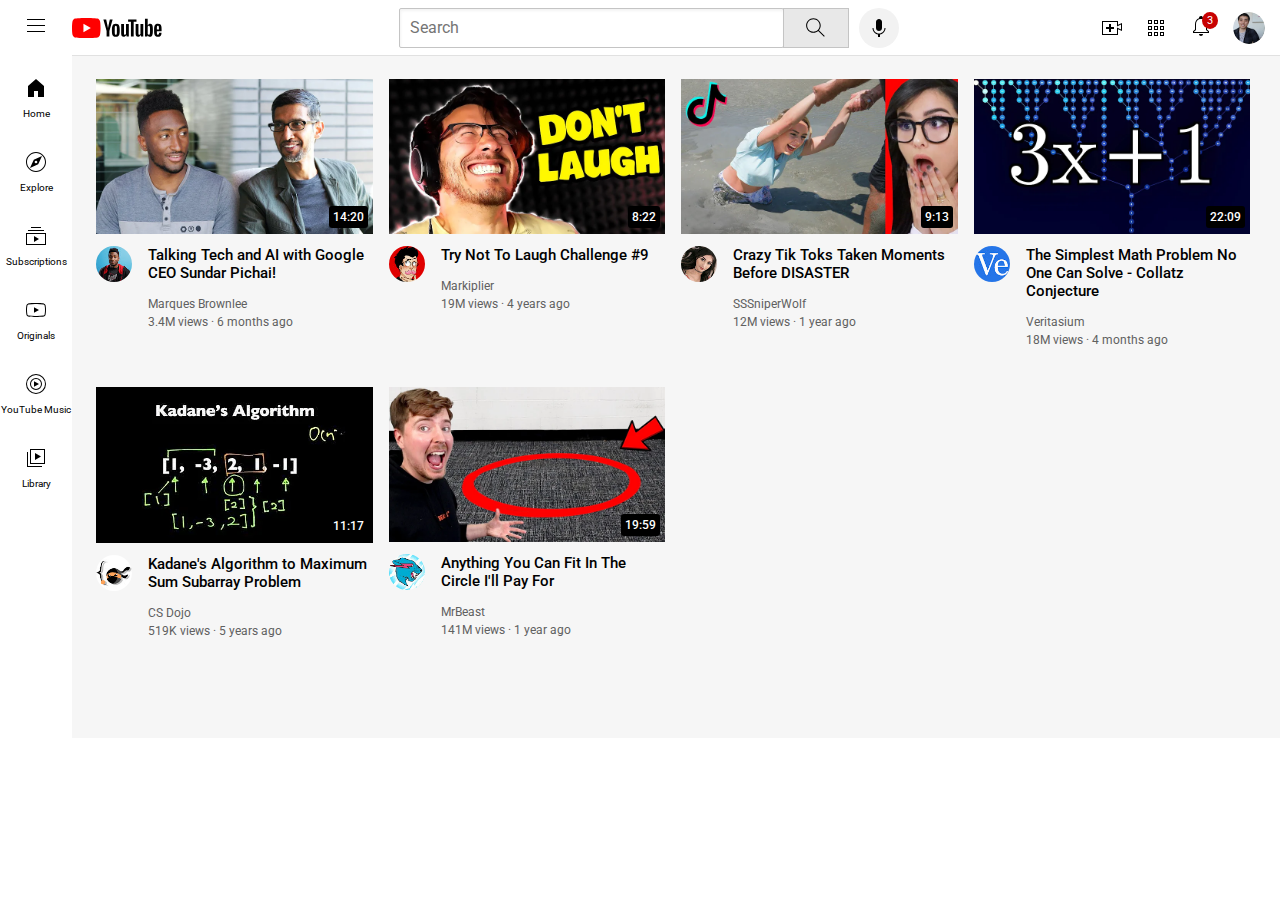
<file: index.html>
<!DOCTYPE html>
<html lang="en">
<head>
    <meta charset="UTF-8">
    <meta name="viewport" content="width=device-width, initial-scale=1.0">
    <title>YouTube Clone</title>
    <link rel="stylesheet" href="styles/video.css">
    <link rel="stylesheet" href="styles/header.css">
    <link rel="stylesheet" href="styles/general.css">
    <link rel="stylesheet" href="styles/sidebar.css">
</head>
<body>
    <header class="header">
        <div class="header-left-section">
            <img class="hamburger-menu" src="icons/hamburger-menu.svg">
            <img class="youtube-logo" src="icons/youtube-logo.svg">
        </div>
        <div class="header-middle-section">
            <input class="search-bar" type="text" placeholder="Search">
            <button class="search-button">
                <img class="search-button-icon" src="icons/search.svg">
                <div class="tooltip">Search</div>
            </button>
            <button class="voice-search-button">
                <img class="voice-search-button-icon" src="icons/voice-search-icon.svg">
                <div class="tooltip">Search with your voice</div>
            </button>
        </div>
        <div class="header-right-section">
            <img class="upload-icon" src="icons/upload.svg">
            <img class="youtube-apps-icon" src="icons/youtube-apps.svg">
            <div class="notifications-icon-container">
                <img class="notifications-icon" src="icons/notifications.svg">
                <div class="notifications-count">3</div>
            </div>
            <img class="my-channel-icon" src="profiles/my-channel.jpeg">
        </div>
    </header>
    
    <nav class="sidebar">
        <div class="sidebar-link">
            <img src="icons/home.svg">
            <div>Home</div>
        </div>
        <div class="sidebar-link">
            <img src="icons/explore.svg">
            <div>Explore</div>
        </div>
        <div class="sidebar-link">
            <img src="icons/subscriptions.svg">
            <div>Subscriptions</div>
        </div>
        <div class="sidebar-link">
            <img src="icons/originals.svg">
            <div>Originals</div>
        </div>
        <div class="sidebar-link">
            <img src="icons/youtube-music.svg">
            <div>YouTube Music</div>
        </div>
        <div class="sidebar-link">
            <img src="icons/library.svg">
            <div>Library</div>
        </div>
    </nav>


    <main>
        <section class="media-grid">
            <div class="video-preview">
                <div class="video-thumbnail-row">
                    <img class="thumbnail" src="thumbnails/thumbnail-1.webp">
                    <div class="video-time">14:20</div>
                </div>
                <div class="video-info-grid">
                    <img class="channel-picture" src="profiles/channel-1.jpeg">
                    <div class="video-info">
                        <p class="video-title">Talking Tech and AI with Google CEO Sundar Pichai!</p>
                        <p class="video-author">Marques Brownlee</p>
                        <p class="video-stats">3.4M views &#183; 6 months ago</p>
                    </div>
                </div>
            </div>

            <div class="video-preview">
                <div class="video-thumbnail-row">
                    <img class="thumbnail" src="thumbnails/thumbnail-2.webp">
                    <div class="video-time">8:22</div>
                </div>
                <div class="video-info-grid">
                    <img class="channel-picture" src="profiles/channel-2.jpeg">
                    <div class="video-info">
                        <p class="video-title">Try Not To Laugh Challenge #9</p>
                        <p class="video-author">Markiplier</p>
                        <p class="video-stats">19M views &#183; 4 years ago</p>
                    </div>
                </div>
            </div>

            <div class="video-preview">
                <div class="video-thumbnail-row">
                    <img class="thumbnail" src="thumbnails/thumbnail-3.webp">
                    <div class="video-time">9:13</div>
                </div>
                <div class="video-info-grid">
                    <img class="channel-picture" src="profiles/channel-3.jpeg">
                    <div class="video-info">
                        <p class="video-title">Crazy Tik Toks Taken Moments Before DISASTER</p>
                        <p class="video-author">SSSniperWolf</p>
                        <p class="video-stats">12M views &#183; 1 year ago</p>
                    </div>
                </div>
            </div>

            <div class="video-preview">
                <div class="video-thumbnail-row">
                    <img class="thumbnail" src="thumbnails/thumbnail-4.webp">
                    <div class="video-time">22:09</div>
                </div>
                <div class="video-info-grid">
                    <img class="channel-picture" src="profiles/channel-4.jpeg">
                    <div class="video-info">
                        <p class="video-title">The Simplest Math Problem No One Can Solve - Collatz Conjecture</p>
                        <p class="video-author">Veritasium</p>
                        <p class="video-stats">18M views &#183; 4 months ago</p>
                    </div>
                </div>
            </div>

            <div class="video-preview">
                <div class="video-thumbnail-row">
                    <img class="thumbnail" src="thumbnails/thumbnail-5.webp">
                    <div class="video-time">11:17</div>
                </div>
                <div class="video-info-grid">
                    <img class="channel-picture" src="profiles/channel-5.jpeg">
                    <div class="video-info">
                        <p class="video-title">Kadane's Algorithm to Maximum Sum Subarray Problem</p>
                        <p class="video-author">CS Dojo</p>
                        <p class="video-stats">519K views &#183; 5 years ago</p>
                    </div>
                </div>
            </div>

            <div class="video-preview">
                <div class="video-thumbnail-row">
                    <img class="thumbnail" src="thumbnails/thumbnail-6.webp">
                    <div class="video-time">19:59</div>
                </div>
                <div class="video-info-grid">
                    <img class="channel-picture" src="profiles/channel-6.jpeg">
                    <div class="video-info">
                        <p class="video-title">Anything You Can Fit In The Circle I'll Pay For</p>
                        <p class="video-author">MrBeast</p>
                        <p class="video-stats">141M views &#183; 1 year ago</p>
                    </div>
                </div>
            </div>
        </section>
    </main>
    
    
</body>
</html>
</file>
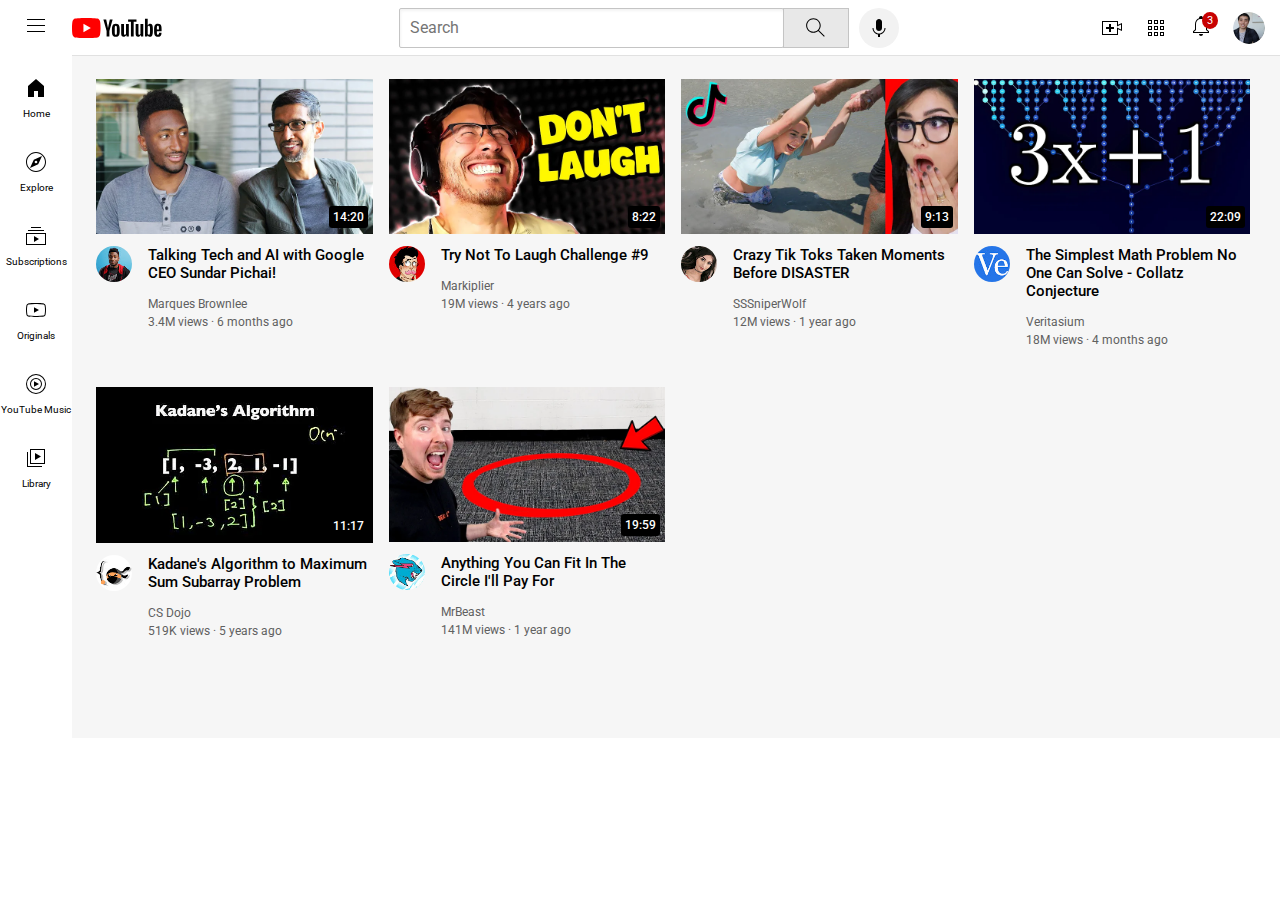
<file: youtube.html>
<!DOCTYPE html>
<html lang="en">
<head>
    <meta charset="UTF-8">
    <meta name="viewport" content="width=device-width, initial-scale=1.0">
    <title>YouTube Clone</title>
    <link rel="stylesheet" href="styles/video.css">
    <link rel="stylesheet" href="styles/header.css">
    <link rel="stylesheet" href="styles/general.css">
    <link rel="stylesheet" href="styles/sidebar.css">
</head>
<body>
    <header class="header">
        <div class="header-left-section">
            <img class="hamburger-menu" src="icons/hamburger-menu.svg">
            <img class="youtube-logo" src="icons/youtube-logo.svg">
        </div>
        <div class="header-middle-section">
            <input class="search-bar" type="text" placeholder="Search">
            <button class="search-button">
                <img class="search-button-icon" src="icons/search.svg">
                <div class="tooltip">Search</div>
            </button>
            <button class="voice-search-button">
                <img class="voice-search-button-icon" src="icons/voice-search-icon.svg">
                <div class="tooltip">Search with your voice</div>
            </button>
        </div>
        <div class="header-right-section">
            <img class="upload-icon" src="icons/upload.svg">
            <img class="youtube-apps-icon" src="icons/youtube-apps.svg">
            <div class="notifications-icon-container">
                <img class="notifications-icon" src="icons/notifications.svg">
                <div class="notifications-count">3</div>
            </div>
            <img class="my-channel-icon" src="profiles/my-channel.jpeg">
        </div>
    </header>
    
    <nav class="sidebar">
        <div class="sidebar-link">
            <img src="icons/home.svg">
            <div>Home</div>
        </div>
        <div class="sidebar-link">
            <img src="icons/explore.svg">
            <div>Explore</div>
        </div>
        <div class="sidebar-link">
            <img src="icons/subscriptions.svg">
            <div>Subscriptions</div>
        </div>
        <div class="sidebar-link">
            <img src="icons/originals.svg">
            <div>Originals</div>
        </div>
        <div class="sidebar-link">
            <img src="icons/youtube-music.svg">
            <div>YouTube Music</div>
        </div>
        <div class="sidebar-link">
            <img src="icons/library.svg">
            <div>Library</div>
        </div>
    </nav>


    <main>
        <section class="media-grid">
            <div class="video-preview">
                <div class="video-thumbnail-row">
                    <img class="thumbnail" src="thumbnails/thumbnail-1.webp">
                    <div class="video-time">14:20</div>
                </div>
                <div class="video-info-grid">
                    <img class="channel-picture" src="profiles/channel-1.jpeg">
                    <div class="video-info">
                        <p class="video-title">Talking Tech and AI with Google CEO Sundar Pichai!</p>
                        <p class="video-author">Marques Brownlee</p>
                        <p class="video-stats">3.4M views &#183; 6 months ago</p>
                    </div>
                </div>
            </div>

            <div class="video-preview">
                <div class="video-thumbnail-row">
                    <img class="thumbnail" src="thumbnails/thumbnail-2.webp">
                    <div class="video-time">8:22</div>
                </div>
                <div class="video-info-grid">
                    <img class="channel-picture" src="profiles/channel-2.jpeg">
                    <div class="video-info">
                        <p class="video-title">Try Not To Laugh Challenge #9</p>
                        <p class="video-author">Markiplier</p>
                        <p class="video-stats">19M views &#183; 4 years ago</p>
                    </div>
                </div>
            </div>

            <div class="video-preview">
                <div class="video-thumbnail-row">
                    <img class="thumbnail" src="thumbnails/thumbnail-3.webp">
                    <div class="video-time">9:13</div>
                </div>
                <div class="video-info-grid">
                    <img class="channel-picture" src="profiles/channel-3.jpeg">
                    <div class="video-info">
                        <p class="video-title">Crazy Tik Toks Taken Moments Before DISASTER</p>
                        <p class="video-author">SSSniperWolf</p>
                        <p class="video-stats">12M views &#183; 1 year ago</p>
                    </div>
                </div>
            </div>

            <div class="video-preview">
                <div class="video-thumbnail-row">
                    <img class="thumbnail" src="thumbnails/thumbnail-4.webp">
                    <div class="video-time">22:09</div>
                </div>
                <div class="video-info-grid">
                    <img class="channel-picture" src="profiles/channel-4.jpeg">
                    <div class="video-info">
                        <p class="video-title">The Simplest Math Problem No One Can Solve - Collatz Conjecture</p>
                        <p class="video-author">Veritasium</p>
                        <p class="video-stats">18M views &#183; 4 months ago</p>
                    </div>
                </div>
            </div>

            <div class="video-preview">
                <div class="video-thumbnail-row">
                    <img class="thumbnail" src="thumbnails/thumbnail-5.webp">
                    <div class="video-time">11:17</div>
                </div>
                <div class="video-info-grid">
                    <img class="channel-picture" src="profiles/channel-5.jpeg">
                    <div class="video-info">
                        <p class="video-title">Kadane's Algorithm to Maximum Sum Subarray Problem</p>
                        <p class="video-author">CS Dojo</p>
                        <p class="video-stats">519K views &#183; 5 years ago</p>
                    </div>
                </div>
            </div>

            <div class="video-preview">
                <div class="video-thumbnail-row">
                    <img class="thumbnail" src="thumbnails/thumbnail-6.webp">
                    <div class="video-time">19:59</div>
                </div>
                <div class="video-info-grid">
                    <img class="channel-picture" src="profiles/channel-6.jpeg">
                    <div class="video-info">
                        <p class="video-title">Anything You Can Fit In The Circle I'll Pay For</p>
                        <p class="video-author">MrBeast</p>
                        <p class="video-stats">141M views &#183; 1 year ago</p>
                    </div>
                </div>
            </div>
        </section>
    </main>
    
    
</body>
</html>
</file>
<file: styles/video.css>
.media-grid{
    display: grid;
    grid-template-columns: 1fr 1fr 1fr;
    column-gap: 16px;
    row-gap: 40px;
    padding-left: 24px;
    padding-right: 30px;
    padding-top: 24px;
    background-color: rgb(246, 246, 246);
    padding-bottom: 100px;
}
@media (max-width: 750px){
    .media-grid{
        grid-template-columns: 1fr 1fr;
    }
}
@media(min-width: 751px) and(max-width: 1199px){
    .media-grid{
        grid-template-columns: 1fr 1f 1fr;
    }
}
@media (min-width: 1200px){
    .media-grid{
        grid-template-columns: 1fr 1fr 1fr 1fr;
    }
}


.video-thumbnail-row{
    position: relative;
}
.thumbnail{
    width: 100%;
}
.video-time{
    position: absolute;
    background-color: black;
    color: white;
    bottom: 10px;
    right: 5px;
    border-radius: 3px;
    font-size: 12px;
    font-weight: 500;
    padding: 4px;
}
.video-info-grid{
    display: grid;
    grid-template-columns: 40px 1fr;
    column-gap: 12px;
}
.channel-picture{
    width: 90%;
    border-radius: 50%;
    margin-top: 8px;
}



.video-title{
    font-weight: 500;
    font-size: 15px;
    margin-top: 8px;
    margin-bottom: 15px;
}
.video-author{
    color: rgb(96,96,96);
    margin-bottom: 4px;
    font-size: 12px;
}
.video-stats{
    color: rgb(96,96,96);
    font-size: 12px;
}
</file>
<file: styles/header.css>
.header{
    height: 55px;
    display: flex;
    justify-content: space-between;
    align-items: center;
    position: fixed;
    top: 0;
    left: 0;
    right: 0;
    background-color: white;

    border-bottom-width: 1px;
    border-bottom-style: solid;
    border-bottom-color: rgb(225, 225, 225);

    z-index: 10;
}
.header-left-section{
    flex-shrink: 0;
}
.hamburger-menu{
    height: 24px;
    margin-left: 24px;
    margin-right: 20px;
}
.youtube-logo{
    height: 20px;
}


.header-middle-section{
    flex: 1;
    margin-left: 70px;
    margin-right: 35px;
    max-width: 500px;
    display: flex;
    align-items: center;
}
.search-bar{
    flex: 1;
    height: 36px;
    padding-left: 10px;
    font-size: 16px;
    border: 1px solid rgb(196,196,196);
    border-radius: 2px;
    box-shadow: inset 1px 2px 3px rgba(0,0,0,0.05);
    width: 0;
}
.search-bar::placeholder{
    font-size: 16px;
}
.search-button{
    height: 40px;
    width: 66px;
    background-color: rgb(232, 232, 232);
    border-width: 1px;
    border-style: solid;
    border-color: rgb(196,196,196);
    margin-left: -1px;
    margin-right: 10px;
}
.search-button,
.voice-search-button{
    position: relative;
    display: flex;
    justify-content: center;
    align-items: center;
}
.search-button .tooltip,
.voice-search-button .tooltip{
    position: absolute;
    background-color: gray;
    color: white;
    padding: 4px 8px;
    border-radius: 2px;
    font-size: 12px;
    bottom: -30px;
    opacity: 0;
    transition: opacity 0.15s;
    pointer-events: none;
    white-space: nowrap;
}

.search-button:hover .tooltip,
.voice-search-button:hover .tooltip{
    opacity: 1;
}

.search-button-icon{
    height: 25px;
}
.voice-search-button{
    height: 40px;
    width: 40px;
    border-radius: 50%;
    border: none;
    background-color: rgb(242, 242, 242);
}
.voice-search-button-icon{
    height: 24px;
}


.header-right-section{
    width: 180px;
    display: flex;
    align-items: center;
    justify-content: space-between;
    flex-shrink: 0;
}
.upload-icon{
    height: 24px;
}
.youtube-apps-icon{
    height: 24px;
}
.notifications-icon-container{
    position: relative;
}
.notifications-count{
    position: absolute;
    top: -2px;
    right: -5px;
    background-color: rgb(200, 2, 2);
    color: white;
    font-family: Roboto, Arial;
    font-size: 11px;
    border-radius: 50%;
    padding: 2px 5px;
}
.notifications-icon{
    height: 24px;
}
.my-channel-icon{
    height: 32px;
    border-radius: 50%;
    margin-right: 15px
}
</file>
<file: styles/general.css>
@import url("https://fonts.googleapis.com/css2?family=Roboto:ital,wght@0,100..900;1,100..900&display=swap");


*{
    font-family: Roboto, Arial;
}
p{
    margin: 0;
}

body{
    margin: 0;
    padding-top: 55px;
    padding-left: 72px;
}
</file>
<file: styles/sidebar.css>
.sidebar{
    background-color: white;
    position: fixed;
    left: 0;
    top: 55px;
    bottom: 0;
    width: 72px;
    z-index: 11;
    padding-top: 5px;
}
.sidebar-link{
    height: 74px;
    display: flex;
    justify-content: center;
    align-items: center;
    flex-direction: column;
    cursor: pointer;
}
.sidebar-link:hover{
    background-color: rgb(236, 236, 236);
}

.sidebar-link img{
    height: 24px;
}

.sidebar-link div{
    font-size: 10px;
    padding-top: 8px;
}
</file>
